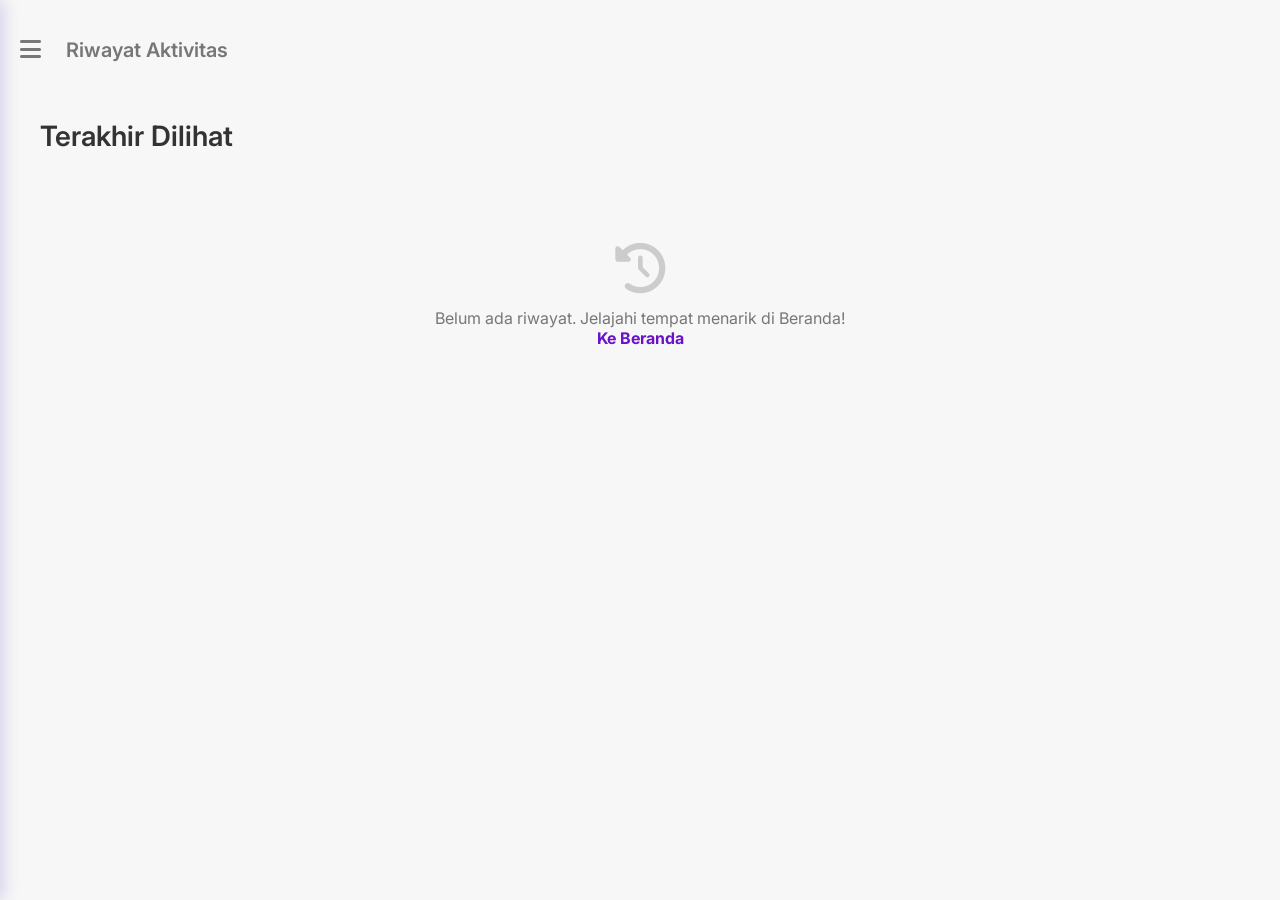
<file: riwayat.html>
<!DOCTYPE html>
<html lang="id">
<head>
    <meta charset="UTF-8">
    <meta name="viewport" content="width=device-width, initial-scale=1.0">
    <title>Riwayat Saya - Explore Jakarta</title>
    <link rel="stylesheet" href="https://cdnjs.cloudflare.com/ajax/libs/font-awesome/6.0.0-beta3/css/all.min.css">
    <link rel="stylesheet" href="beranda.css"> 
    
    <style>

        .history-header {
            display: flex;
            justify-content: space-between;
            align-items: center;
            margin-bottom: 20px;
            padding: 0 20px;
        }
        
        .clear-btn {
            background-color: #ff4757;
            color: white;
            border: none;
            padding: 8px 15px;
            border-radius: 5px;
            cursor: pointer;
            font-size: 14px;
        }
        
        .clear-btn:hover {
            background-color: #e84118;
        }

        .empty-state {
            text-align: center;
            margin-top: 50px;
            color: #777;
        }

        .empty-state i {
            font-size: 50px;
            margin-bottom: 15px;
            color: #ccc;
        }
    </style>
</head>
<body>

    <input type="checkbox" id="menu-toggle" hidden>
    <label for="menu-toggle" class="menu-backdrop"></label>

    <aside class="sidebar">
        <div class="sidebar-header">
            <h3>Explore Jakarta</h3>
        </div>
        <ul class="sidebar-menu">
            <li><a href="beranda.html"><i class="fas fa-home"></i> Beranda</a></li>
            <li><a href="#"><i class="fas fa-user-circle"></i> Akun</a></li>
            <li><a href="riwayat.html" class="active" style="background-color:#e9ecef; color:#6a11cb;"><i class="fas fa-history"></i> Riwayat Terakhir Dilihat</a></li>
            <li><a href="#"><i class="fas fa-map-marker-alt"></i> Jelajahi Peta</a></li>
            <li><a href="#"><i class="fas fa-cog"></i> Pengaturan</a></li>
        </ul>
    </aside>

    <div class="container">
        <header>
            <div class="header-left">
                <label for="menu-toggle" class="menu-icon"><i class="fas fa-bars"></i></label>
                <div class="user-info">
                    <span>Riwayat Aktivitas</span>
                </div>
            </div>
        </header>

        <section class="recommended">
            <div class="history-header">
                <h2>Terakhir Dilihat</h2>
                <button id="clearHistory" class="clear-btn"><i class="fas fa-trash"></i> Hapus Semua</button>
            </div>

            <div class="cards-container" id="history-container"></div>
        </section>
    </div>

    <script>
        document.addEventListener("DOMContentLoaded", function() {
            const container = document.getElementById('history-container');
            const clearBtn = document.getElementById('clearHistory');

           
            let history = JSON.parse(localStorage.getItem('viewHistory')) || [];

            
            function renderHistory() {
                container.innerHTML = ''; 

                if (history.length === 0) {
                    container.innerHTML = `
                        <div class="empty-state" style="width:100%;">
                            <i class="fas fa-history"></i>
                            <p>Belum ada riwayat. Jelajahi tempat menarik di Beranda!</p>
                            <a href="beranda.html" style="color:#6a11cb; text-decoration:none; font-weight:bold;">Ke Beranda</a>
                        </div>
                    `;
                    clearBtn.style.display = 'none'; 
                    return;
                }

                clearBtn.style.display = 'block';

                history.forEach(item => {
                    const cardHTML = `
                        <div class="card">
                            <img src="${item.image}" alt="${item.title}" onerror="this.src='https://via.placeholder.com/300'">
                            <h3>${item.title}</h3>
                            <p>${item.location}</p>
                            <p class="description" style="font-size:12px; color:#666; margin-top:5px;">${truncateText(item.description, 50)}</p>
                            
                            <div class="card-popup">
                                <h4>${item.title}</h4>
                                <p>${item.location}</p>
                                <a href="${item.url}" class="detail-button">Lihat Lagi ></a>
                            </div>
                        </div>
                    `;
                    container.innerHTML += cardHTML;
                });
            }

            function truncateText(text, limit) {
                if (!text) return "";
                return text.length > limit ? text.substring(0, limit) + "..." : text;
            }

            renderHistory();

           
            clearBtn.addEventListener('click', function() {
                if(confirm("Yakin ingin menghapus semua riwayat?")) {
                    localStorage.removeItem('viewHistory'); 
                    history = []; 
                    renderHistory(); 
                }
            });
        });
    </script>
</body>
</html>
</file>
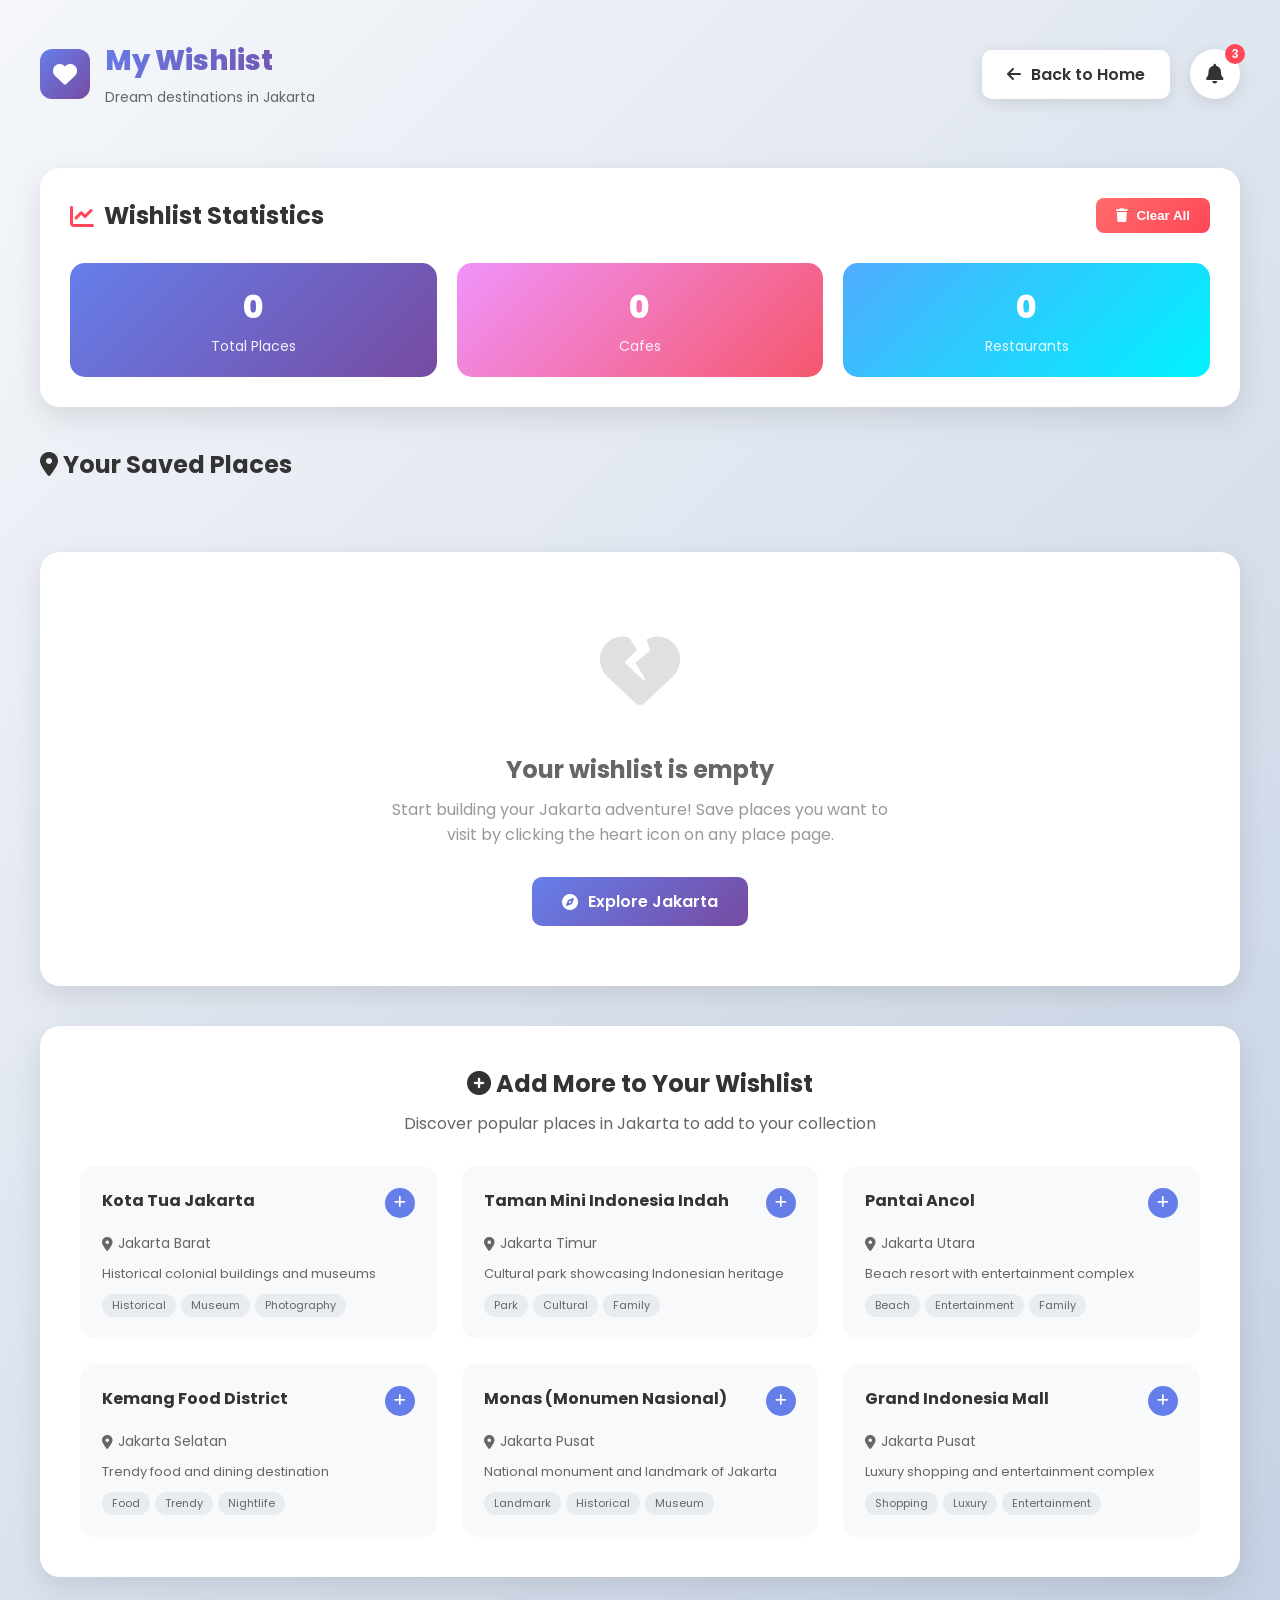
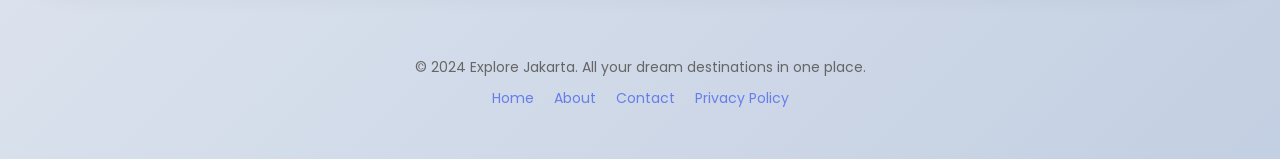
<file: wishlist.html>
<!DOCTYPE html>
<html lang="id">
<head>
    <meta charset="UTF-8">
    <meta name="viewport" content="width=device-width, initial-scale=1.0">
    <title>My Wishlist - Explore Jakarta</title>
    <link rel="stylesheet" href="https://cdnjs.cloudflare.com/ajax/libs/font-awesome/6.0.0-beta3/css/all.min.css">
    <link rel="preconnect" href="https://fonts.googleapis.com">
    <link rel="preconnect" href="https://fonts.gstatic.com" crossorigin>
    <link href="https://fonts.googleapis.com/css2?family=Poppins:wght@300;400;500;600;700;800;900&display=swap" rel="stylesheet">
    <style>
        * {
            margin: 0;
            padding: 0;
            box-sizing: border-box;
        }

        body {
            font-family: 'Poppins', sans-serif;
            background: linear-gradient(135deg, #f5f7fa 0%, #c3cfe2 100%);
            min-height: 100vh;
            padding: 20px;
        }

        .container {
            max-width: 1200px;
            margin: 0 auto;
        }

        /* Header Styles */
        .header {
            display: flex;
            justify-content: space-between;
            align-items: center;
            padding: 20px 0;
            margin-bottom: 40px;
        }

        .logo-area {
            display: flex;
            align-items: center;
            gap: 15px;
        }

        .logo-icon {
            width: 50px;
            height: 50px;
            background: linear-gradient(135deg, #667eea 0%, #764ba2 100%);
            border-radius: 12px;
            display: flex;
            align-items: center;
            justify-content: center;
            color: white;
            font-size: 24px;
        }

        .logo-text h1 {
            font-size: 28px;
            font-weight: 800;
            background: linear-gradient(135deg, #667eea 0%, #764ba2 100%);
            -webkit-background-clip: text;
            -webkit-text-fill-color: transparent;
            margin-bottom: 5px;
        }

        .logo-text p {
            color: #666;
            font-size: 14px;
        }

        .header-actions {
            display: flex;
            gap: 20px;
            align-items: center;
        }

        .back-btn {
            display: flex;
            align-items: center;
            gap: 10px;
            padding: 12px 25px;
            background: white;
            border: none;
            border-radius: 10px;
            color: #333;
            font-weight: 600;
            cursor: pointer;
            transition: all 0.3s ease;
            text-decoration: none;
            box-shadow: 0 4px 15px rgba(0,0,0,0.1);
        }

        .back-btn:hover {
            transform: translateY(-2px);
            box-shadow: 0 6px 20px rgba(0,0,0,0.15);
        }

        .notification-btn {
            position: relative;
            background: white;
            width: 50px;
            height: 50px;
            border-radius: 50%;
            border: none;
            display: flex;
            align-items: center;
            justify-content: center;
            cursor: pointer;
            font-size: 20px;
            color: #333;
            box-shadow: 0 4px 15px rgba(0,0,0,0.1);
            transition: all 0.3s ease;
        }

        .notification-btn:hover {
            transform: scale(1.1);
        }

        .notification-badge {
            position: absolute;
            top: -5px;
            right: -5px;
            background: #ff4757;
            color: white;
            font-size: 12px;
            width: 20px;
            height: 20px;
            border-radius: 50%;
            display: flex;
            align-items: center;
            justify-content: center;
            font-weight: bold;
        }

        /* Wishlist Stats */
        .wishlist-stats {
            background: white;
            border-radius: 20px;
            padding: 30px;
            margin-bottom: 40px;
            box-shadow: 0 10px 30px rgba(0,0,0,0.1);
        }

        .stats-header {
            display: flex;
            justify-content: space-between;
            align-items: center;
            margin-bottom: 30px;
        }

        .stats-title h2 {
            font-size: 24px;
            color: #333;
            display: flex;
            align-items: center;
            gap: 10px;
        }

        .stats-title h2 i {
            color: #ff4757;
        }

        .clear-all-btn {
            padding: 10px 20px;
            background: linear-gradient(135deg, #ff6b6b 0%, #ff4757 100%);
            color: white;
            border: none;
            border-radius: 8px;
            font-weight: 600;
            cursor: pointer;
            display: flex;
            align-items: center;
            gap: 8px;
            transition: all 0.3s ease;
        }

        .clear-all-btn:hover {
            transform: translateY(-2px);
            box-shadow: 0 6px 20px rgba(255, 71, 87, 0.3);
        }

        .stats-cards {
            display: grid;
            grid-template-columns: repeat(auto-fit, minmax(200px, 1fr));
            gap: 20px;
        }

        .stat-card {
            background: linear-gradient(135deg, #667eea 0%, #764ba2 100%);
            color: white;
            padding: 20px;
            border-radius: 15px;
            text-align: center;
        }

        .stat-card:nth-child(2) {
            background: linear-gradient(135deg, #f093fb 0%, #f5576c 100%);
        }

        .stat-card:nth-child(3) {
            background: linear-gradient(135deg, #4facfe 0%, #00f2fe 100%);
        }

        .stat-card .stat-number {
            font-size: 32px;
            font-weight: 800;
            margin-bottom: 5px;
        }

        .stat-card .stat-label {
            font-size: 14px;
            opacity: 0.9;
        }

        /* Wishlist Items Grid */
        .wishlist-section h2 {
            font-size: 24px;
            margin-bottom: 20px;
            color: #333;
        }

        .wishlist-grid {
            display: grid;
            grid-template-columns: repeat(auto-fill, minmax(350px, 1fr));
            gap: 30px;
            margin-bottom: 50px;
        }

        .wishlist-card {
            background: white;
            border-radius: 20px;
            overflow: hidden;
            box-shadow: 0 10px 30px rgba(0,0,0,0.1);
            transition: all 0.3s ease;
            position: relative;
        }

        .wishlist-card:hover {
            transform: translateY(-10px);
            box-shadow: 0 20px 40px rgba(0,0,0,0.15);
        }

        .wishlist-card .card-badge {
            position: absolute;
            top: 15px;
            left: 15px;
            background: linear-gradient(135deg, #ff6b6b 0%, #ff4757 100%);
            color: white;
            padding: 5px 15px;
            border-radius: 20px;
            font-size: 12px;
            font-weight: 600;
            z-index: 2;
        }

        .wishlist-card .remove-btn {
            position: absolute;
            top: 15px;
            right: 15px;
            background: rgba(255, 255, 255, 0.9);
            width: 40px;
            height: 40px;
            border-radius: 50%;
            border: none;
            display: flex;
            align-items: center;
            justify-content: center;
            cursor: pointer;
            font-size: 18px;
            color: #ff4757;
            transition: all 0.3s ease;
            z-index: 2;
        }

        .wishlist-card .remove-btn:hover {
            background: #ff4757;
            color: white;
            transform: scale(1.1);
        }

        .card-image {
            width: 100%;
            height: 200px;
            object-fit: cover;
        }

        .card-content {
            padding: 20px;
        }

        .card-header {
            display: flex;
            justify-content: space-between;
            align-items: flex-start;
            margin-bottom: 15px;
        }

        .card-title h3 {
            font-size: 18px;
            font-weight: 700;
            color: #333;
            margin-bottom: 5px;
        }

        .card-location {
            display: flex;
            align-items: center;
            gap: 5px;
            color: #666;
            font-size: 14px;
        }

        .card-location i {
            color: #667eea;
        }

        .card-date {
            color: #999;
            font-size: 12px;
            background: #f8f9fa;
            padding: 3px 10px;
            border-radius: 10px;
        }

        .card-description {
            color: #666;
            font-size: 14px;
            line-height: 1.6;
            margin-bottom: 20px;
            display: -webkit-box;
            -webkit-line-clamp: 3;
            -webkit-box-orient: vertical;
            overflow: hidden;
        }

        .card-tags {
            display: flex;
            flex-wrap: wrap;
            gap: 8px;
            margin-bottom: 20px;
        }

        .tag {
            background: #e9ecef;
            color: #666;
            padding: 5px 12px;
            border-radius: 15px;
            font-size: 12px;
            font-weight: 500;
        }

        .card-actions {
            display: flex;
            gap: 10px;
        }

        .visit-btn {
            flex: 1;
            padding: 10px;
            background: linear-gradient(135deg, #667eea 0%, #764ba2 100%);
            color: white;
            border: none;
            border-radius: 10px;
            font-weight: 600;
            cursor: pointer;
            display: flex;
            align-items: center;
            justify-content: center;
            gap: 8px;
            transition: all 0.3s ease;
        }

        .visit-btn:hover {
            transform: translateY(-2px);
            box-shadow: 0 6px 20px rgba(102, 126, 234, 0.3);
        }

        .share-btn {
            width: 40px;
            background: #f8f9fa;
            border: none;
            border-radius: 10px;
            display: flex;
            align-items: center;
            justify-content: center;
            cursor: pointer;
            color: #666;
            transition: all 0.3s ease;
        }

        .share-btn:hover {
            background: #e9ecef;
            color: #333;
        }

        /* Empty State */
        .empty-wishlist {
            text-align: center;
            padding: 60px 20px;
            background: white;
            border-radius: 20px;
            box-shadow: 0 10px 30px rgba(0,0,0,0.1);
            margin-bottom: 40px;
        }

        .empty-icon {
            font-size: 80px;
            color: #e0e0e0;
            margin-bottom: 20px;
        }

        .empty-title {
            font-size: 24px;
            color: #666;
            margin-bottom: 10px;
        }

        .empty-description {
            color: #999;
            margin-bottom: 30px;
            max-width: 500px;
            margin-left: auto;
            margin-right: auto;
        }

        .explore-btn {
            padding: 12px 30px;
            background: linear-gradient(135deg, #667eea 0%, #764ba2 100%);
            color: white;
            border: none;
            border-radius: 10px;
            font-weight: 600;
            cursor: pointer;
            display: inline-flex;
            align-items: center;
            gap: 10px;
            text-decoration: none;
            transition: all 0.3s ease;
        }

        .explore-btn:hover {
            transform: translateY(-2px);
            box-shadow: 0 6px 20px rgba(102, 126, 234, 0.3);
        }

        /* Add More Section */
        .add-more-section {
            background: white;
            border-radius: 20px;
            padding: 40px;
            box-shadow: 0 10px 30px rgba(0,0,0,0.1);
        }

        .add-more-title {
            text-align: center;
            margin-bottom: 30px;
        }

        .add-more-title h2 {
            font-size: 24px;
            color: #333;
            margin-bottom: 10px;
        }

        .add-more-title p {
            color: #666;
        }

        .suggestions-grid {
            display: grid;
            grid-template-columns: repeat(auto-fill, minmax(300px, 1fr));
            gap: 25px;
        }

        .suggestion-card {
            background: #f8f9fa;
            border-radius: 15px;
            padding: 20px;
            transition: all 0.3s ease;
            border: 2px solid transparent;
        }

        .suggestion-card:hover {
            background: white;
            border-color: #667eea;
            transform: translateY(-5px);
        }

        .suggestion-header {
            display: flex;
            justify-content: space-between;
            align-items: flex-start;
            margin-bottom: 15px;
        }

        .suggestion-header h4 {
            font-size: 16px;
            color: #333;
        }

        .suggestion-add-btn {
            background: #667eea;
            color: white;
            width: 30px;
            height: 30px;
            border-radius: 50%;
            border: none;
            display: flex;
            align-items: center;
            justify-content: center;
            cursor: pointer;
            transition: all 0.3s ease;
        }

        .suggestion-add-btn:hover {
            background: #764ba2;
            transform: scale(1.1);
        }

        .suggestion-location {
            color: #666;
            font-size: 14px;
            margin-bottom: 10px;
            display: flex;
            align-items: center;
            gap: 5px;
        }

        .suggestion-tags {
            display: flex;
            gap: 5px;
            flex-wrap: wrap;
        }

        .suggestion-tag {
            background: #e9ecef;
            color: #666;
            padding: 3px 10px;
            border-radius: 12px;
            font-size: 11px;
        }

        /* Footer */
        .footer {
            text-align: center;
            padding: 30px 0;
            color: #666;
            font-size: 14px;
            margin-top: 50px;
        }

        .footer-links {
            display: flex;
            justify-content: center;
            gap: 20px;
            margin-top: 10px;
        }

        .footer-links a {
            color: #667eea;
            text-decoration: none;
        }

        /* Notification */
        .notification-toast {
            position: fixed;
            bottom: 20px;
            right: 20px;
            background: white;
            padding: 15px 25px;
            border-radius: 10px;
            box-shadow: 0 10px 30px rgba(0,0,0,0.2);
            display: flex;
            align-items: center;
            gap: 15px;
            transform: translateY(100px);
            opacity: 0;
            transition: all 0.3s ease;
            z-index: 1000;
        }

        .notification-toast.show {
            transform: translateY(0);
            opacity: 1;
        }

        .notification-icon {
            width: 40px;
            height: 40px;
            border-radius: 50%;
            display: flex;
            align-items: center;
            justify-content: center;
            font-size: 18px;
        }

        .notification-icon.success {
            background: #d4edda;
            color: #155724;
        }

        .notification-icon.error {
            background: #f8d7da;
            color: #721c24;
        }

        .notification-content h4 {
            font-size: 14px;
            margin-bottom: 5px;
        }

        .notification-content p {
            font-size: 12px;
            color: #666;
        }

        /* Responsive */
        @media (max-width: 768px) {
            .header {
                flex-direction: column;
                gap: 20px;
                text-align: center;
            }
            
            .header-actions {
                width: 100%;
                justify-content: center;
            }
            
            .wishlist-grid {
                grid-template-columns: 1fr;
            }
            
            .suggestions-grid {
                grid-template-columns: 1fr;
            }
            
            .stats-cards {
                grid-template-columns: 1fr;
            }
        }

        /* Animations */
        @keyframes fadeIn {
            from {
                opacity: 0;
                transform: translateY(20px);
            }
            to {
                opacity: 1;
                transform: translateY(0);
            }
        }

        .wishlist-card {
            animation: fadeIn 0.5s ease forwards;
        }

        .wishlist-card:nth-child(2) { animation-delay: 0.1s; }
        .wishlist-card:nth-child(3) { animation-delay: 0.2s; }
        .wishlist-card:nth-child(4) { animation-delay: 0.3s; }
        .wishlist-card:nth-child(5) { animation-delay: 0.4s; }
    </style>
</head>
<body>
    <div class="container">
        <!-- Header -->
        <header class="header">
            <div class="logo-area">
                <div class="logo-icon">
                    <i class="fas fa-heart"></i>
                </div>
                <div class="logo-text">
                    <h1>My Wishlist</h1>
                    <p>Dream destinations in Jakarta</p>
                </div>
            </div>
            <div class="header-actions">
                <a href="beranda.html" class="back-btn">
                    <i class="fas fa-arrow-left"></i>
                    Back to Home
                </a>
                <button class="notification-btn">
                    <i class="fas fa-bell"></i>
                    <span class="notification-badge">3</span>
                </button>
            </div>
        </header>

        <!-- Wishlist Stats -->
        <section class="wishlist-stats">
            <div class="stats-header">
                <div class="stats-title">
                    <h2><i class="fas fa-chart-line"></i> Wishlist Statistics</h2>
                </div>
                <button class="clear-all-btn" id="clearAllBtn">
                    <i class="fas fa-trash"></i>
                    Clear All
                </button>
            </div>
            <div class="stats-cards">
                <div class="stat-card">
                    <div class="stat-number" id="totalItems">0</div>
                    <div class="stat-label">Total Places</div>
                </div>
                <div class="stat-card">
                    <div class="stat-number" id="cafeCount">0</div>
                    <div class="stat-label">Cafes</div>
                </div>
                <div class="stat-card">
                    <div class="stat-number" id="restaurantCount">0</div>
                    <div class="stat-label">Restaurants</div>
                </div>
            </div>
        </section>

        <!-- Wishlist Items -->
        <section class="wishlist-section">
            <h2><i class="fas fa-map-marker-alt"></i> Your Saved Places</h2>
            
            <div id="wishlistItems" class="wishlist-grid">
                <!-- Wishlist items will be dynamically loaded here -->
            </div>

            <!-- Empty State -->
            <div id="emptyState" class="empty-wishlist" style="display: none;">
                <div class="empty-icon">
                    <i class="fas fa-heart-broken"></i>
                </div>
                <h3 class="empty-title">Your wishlist is empty</h3>
                <p class="empty-description">
                    Start building your Jakarta adventure! Save places you want to visit 
                    by clicking the heart icon on any place page.
                </p>
                <a href="beranda.html" class="explore-btn">
                    <i class="fas fa-compass"></i>
                    Explore Jakarta
                </a>
            </div>
        </section>

        <!-- Add More Suggestions -->
        <section class="add-more-section">
            <div class="add-more-title">
                <h2><i class="fas fa-plus-circle"></i> Add More to Your Wishlist</h2>
                <p>Discover popular places in Jakarta to add to your collection</p>
            </div>
            
            <div class="suggestions-grid" id="suggestionsContainer">
                <!-- Suggestions will be dynamically loaded here -->
            </div>
        </section>

        <!-- Footer -->
        <footer class="footer">
            <p>© 2024 Explore Jakarta. All your dream destinations in one place.</p>
            <div class="footer-links">
                <a href="beranda.html">Home</a>
                <a href="#">About</a>
                <a href="#">Contact</a>
                <a href="#">Privacy Policy</a>
            </div>
        </footer>

        <!-- Notification Toast -->
        <div id="notificationToast" class="notification-toast">
            <div class="notification-icon success">
                <i class="fas fa-check"></i>
            </div>
            <div class="notification-content">
                <h4 id="notificationTitle">Success!</h4>
                <p id="notificationMessage">Place added to wishlist</p>
            </div>
        </div>
    </div>

    <script>
        // Wishlist Data Storage Key
        const WISHLIST_KEY = 'exploreJakartaWishlist';
        
        // Sample suggestions data
        const suggestions = [
            {
                id: 'suggestion-1',
                title: 'Kota Tua Jakarta',
                location: 'Jakarta Barat',
                description: 'Historical colonial buildings and museums',
                image: 'https://images.unsplash.com/photo-1626887220977-8c3d57582d5a?ixlib=rb-1.2.1&auto=format&fit=crop&w=800&q=80',
                tags: ['Historical', 'Museum', 'Photography']
            },
            {
                id: 'suggestion-2',
                title: 'Taman Mini Indonesia Indah',
                location: 'Jakarta Timur',
                description: 'Cultural park showcasing Indonesian heritage',
                image: 'https://images.unsplash.com/photo-1593806896847-2f2ef2c63c5d?ixlib=rb-1.2.1&auto=format&fit=crop&w=800&q=80',
                tags: ['Park', 'Cultural', 'Family']
            },
            {
                id: 'suggestion-3',
                title: 'Pantai Ancol',
                location: 'Jakarta Utara',
                description: 'Beach resort with entertainment complex',
                image: 'https://images.unsplash.com/photo-1536152471326-642d7bbcb36b?ixlib=rb-1.2.1&auto=format&fit=crop&w=800&q=80',
                tags: ['Beach', 'Entertainment', 'Family']
            },
            {
                id: 'suggestion-4',
                title: 'Kemang Food District',
                location: 'Jakarta Selatan',
                description: 'Trendy food and dining destination',
                image: 'https://images.unsplash.com/photo-1514933651103-005eec06c04b?ixlib=rb-1.2.1&auto=format&fit=crop&w=800&q=80',
                tags: ['Food', 'Trendy', 'Nightlife']
            },
            {
                id: 'suggestion-5',
                title: 'Monas (Monumen Nasional)',
                location: 'Jakarta Pusat',
                description: 'National monument and landmark of Jakarta',
                image: 'https://images.unsplash.com/photo-1551698618-1dfe5d97d256?ixlib=rb-1.2.1&auto=format&fit=crop&w=800&q=80',
                tags: ['Landmark', 'Historical', 'Museum']
            },
            {
                id: 'suggestion-6',
                title: 'Grand Indonesia Mall',
                location: 'Jakarta Pusat',
                description: 'Luxury shopping and entertainment complex',
                image: 'https://images.unsplash.com/photo-1556740732-9c9c3b5a9c5e?ixlib=rb-1.2.1&auto=format&fit=crop&w=800&q=80',
                tags: ['Shopping', 'Luxury', 'Entertainment']
            }
        ];

        // Initialize the wishlist page
        document.addEventListener('DOMContentLoaded', function() {
            loadWishlist();
            loadSuggestions();
            setupEventListeners();
            updateStatistics();
        });

        // Load wishlist from localStorage
        function loadWishlist() {
            const wishlist = getWishlist();
            const container = document.getElementById('wishlistItems');
            const emptyState = document.getElementById('emptyState');

            if (wishlist.length === 0) {
                container.innerHTML = '';
                emptyState.style.display = 'block';
                return;
            }

            emptyState.style.display = 'none';
            container.innerHTML = '';

            // Sort by added date (newest first)
            wishlist.sort((a, b) => new Date(b.addedDate) - new Date(a.addedDate));

            wishlist.forEach((item, index) => {
                const card = createWishlistCard(item, index + 1);
                container.appendChild(card);
            });
        }

        // Create a wishlist card element
        function createWishlistCard(item, index) {
            const card = document.createElement('div');
            card.className = 'wishlist-card';
            
            // Format date
            const addedDate = new Date(item.addedDate);
            const formattedDate = addedDate.toLocaleDateString('id-ID', {
                day: 'numeric',
                month: 'short',
                year: 'numeric'
            });

            card.innerHTML = `
                <span class="card-badge">#${index}</span>
                <button class="remove-btn" onclick="removeFromWishlist('${item.id}')">
                    <i class="fas fa-times"></i>
                </button>
                <img src="${item.image || 'https://images.unsplash.com/photo-1512917774080-9991f1c4c750?ixlib=rb-1.2.1&auto=format&fit=crop&w=800&q=80'}" 
                     alt="${item.title}" 
                     class="card-image"
                     onerror="this.src='https://images.unsplash.com/photo-1512917774080-9991f1c4c750?ixlib=rb-1.2.1&auto=format&fit=crop&w=800&q=80'">
                <div class="card-content">
                    <div class="card-header">
                        <div class="card-title">
                            <h3>${item.title}</h3>
                            <div class="card-location">
                                <i class="fas fa-map-marker-alt"></i>
                                <span>${item.location || 'Jakarta'}</span>
                            </div>
                        </div>
                        <span class="card-date">${formattedDate}</span>
                    </div>
                    <p class="card-description">${item.description || 'No description available.'}</p>
                    <div class="card-tags">
                        <span class="tag">${item.category || 'General'}</span>
                        <span class="tag">${item.type || 'Place'}</span>
                    </div>
                    <div class="card-actions">
                        <button class="visit-btn" onclick="visitPlace('${item.id}')">
                            <i class="fas fa-directions"></i>
                            Visit Place
                        </button>
                        <button class="share-btn" onclick="sharePlace('${item.id}')">
                            <i class="fas fa-share-alt"></i>
                        </button>
                    </div>
                </div>
            `;

            return card;
        }

        // Load suggestions
        function loadSuggestions() {
            const container = document.getElementById('suggestionsContainer');
            container.innerHTML = '';

            suggestions.forEach(item => {
                const suggestionCard = document.createElement('div');
                suggestionCard.className = 'suggestion-card';
                
                suggestionCard.innerHTML = `
                    <div class="suggestion-header">
                        <h4>${item.title}</h4>
                        <button class="suggestion-add-btn" onclick="addSuggestionToWishlist('${item.id}')">
                            <i class="fas fa-plus"></i>
                        </button>
                    </div>
                    <div class="suggestion-location">
                        <i class="fas fa-map-marker-alt"></i>
                        <span>${item.location}</span>
                    </div>
                    <p style="font-size: 13px; color: #666; margin-bottom: 10px;">${item.description}</p>
                    <div class="suggestion-tags">
                        ${item.tags.map(tag => `<span class="suggestion-tag">${tag}</span>`).join('')}
                    </div>
                `;

                container.appendChild(suggestionCard);
            });
        }

        // Setup event listeners
        function setupEventListeners() {
            // Clear all button
            document.getElementById('clearAllBtn').addEventListener('click', clearAllWishlist);

            // Notification button
            document.querySelector('.notification-btn').addEventListener('click', function() {
                showNotification('Notifications', 'You have 3 unread notifications', 'info');
            });
        }

        // Get wishlist from localStorage
        function getWishlist() {
            const wishlist = localStorage.getItem(WISHLIST_KEY);
            return wishlist ? JSON.parse(wishlist) : [];
        }

        // Save wishlist to localStorage
        function saveWishlist(wishlist) {
            localStorage.setItem(WISHLIST_KEY, JSON.stringify(wishlist));
        }

        // Remove item from wishlist
        function removeFromWishlist(itemId) {
            let wishlist = getWishlist();
            const removedItem = wishlist.find(item => item.id === itemId);
            
            wishlist = wishlist.filter(item => item.id !== itemId);
            saveWishlist(wishlist);
            
            loadWishlist();
            updateStatistics();
            
            showNotification('Removed', `${removedItem?.title || 'Item'} removed from wishlist`, 'error');
        }

        // Add suggestion to wishlist
        function addSuggestionToWishlist(suggestionId) {
            const suggestion = suggestions.find(s => s.id === suggestionId);
            if (!suggestion) return;

            const wishlist = getWishlist();
            
            // Check if already in wishlist
            if (wishlist.some(item => item.id === suggestionId)) {
                showNotification('Already Added', 'This place is already in your wishlist', 'info');
                return;
            }

            // Add to wishlist
            const newItem = {
                id: suggestion.id,
                title: suggestion.title,
                location: suggestion.location,
                description: suggestion.description,
                image: suggestion.image,
                category: suggestion.tags[0] || 'General',
                type: 'Suggestion',
                addedDate: new Date().toISOString()
            };

            wishlist.push(newItem);
            saveWishlist(wishlist);
            
            loadWishlist();
            updateStatistics();
            
            showNotification('Added to Wishlist', `${suggestion.title} has been added`, 'success');
        }

        // Clear all wishlist items
        function clearAllWishlist() {
            if (confirm('Are you sure you want to clear all items from your wishlist? This action cannot be undone.')) {
                saveWishlist([]);
                loadWishlist();
                updateStatistics();
                
                showNotification('Wishlist Cleared', 'All items have been removed', 'error');
            }
        }

        // Visit place (simulate navigation)
        function visitPlace(itemId) {
            const wishlist = getWishlist();
            const place = wishlist.find(item => item.id === itemId);
            
            if (place) {
                // In a real app, this would navigate to the place detail page
                // For now, show a message
                showNotification('Navigate', `Redirecting to ${place.title}...`, 'info');
                
                // Simulate navigation after 1 second
                setTimeout(() => {
                    alert(`In a real application, you would be redirected to the detail page of ${place.title}`);
                }, 1000);
            }
        }

        // Share place
        function sharePlace(itemId) {
            const wishlist = getWishlist();
            const place = wishlist.find(item => item.id === itemId);
            
            if (place && navigator.share) {
                navigator.share({
                    title: place.title,
                    text: `Check out ${place.title} in Jakarta!`,
                    url: window.location.href
                });
            } else {
                // Fallback for browsers that don't support Web Share API
                const shareUrl = `${window.location.origin}/place/${itemId}`;
                navigator.clipboard.writeText(shareUrl);
                showNotification('Link Copied', 'Place link copied to clipboard', 'success');
            }
        }

        // Update statistics
        function updateStatistics() {
            const wishlist = getWishlist();
            
            // Update total items
            document.getElementById('totalItems').textContent = wishlist.length;
            
            // Count cafes and restaurants
            const cafeCount = wishlist.filter(item => 
                item.category?.toLowerCase().includes('cafe') || 
                item.type?.toLowerCase().includes('cafe') ||
                item.title?.toLowerCase().includes('cafe')
            ).length;
            
            const restaurantCount = wishlist.filter(item => 
                item.category?.toLowerCase().includes('restaurant') || 
                item.type?.toLowerCase().includes('restaurant') ||
                item.title?.toLowerCase().includes('restaurant') ||
                item.description?.toLowerCase().includes('restaurant')
            ).length;
            
            document.getElementById('cafeCount').textContent = cafeCount;
            document.getElementById('restaurantCount').textContent = restaurantCount;
        }

        // Show notification toast
        function showNotification(title, message, type = 'success') {
            const toast = document.getElementById('notificationToast');
            const titleEl = document.getElementById('notificationTitle');
            const messageEl = document.getElementById('notificationMessage');
            const iconEl = toast.querySelector('.notification-icon');
            
            // Update content
            titleEl.textContent = title;
            messageEl.textContent = message;
            
            // Update icon and color based on type
            iconEl.className = 'notification-icon ' + type;
            iconEl.innerHTML = type === 'success' ? '<i class="fas fa-check"></i>' : 
                              type === 'error' ? '<i class="fas fa-times"></i>' : 
                              '<i class="fas fa-info"></i>';
            
            // Show toast
            toast.classList.add('show');
            
            // Hide after 3 seconds
            setTimeout(() => {
                toast.classList.remove('show');
            }, 3000);
        }

        // Expose functions to global scope for inline onclick handlers
        window.removeFromWishlist = removeFromWishlist;
        window.addSuggestionToWishlist = addSuggestionToWishlist;
        window.visitPlace = visitPlace;
        window.sharePlace = sharePlace;
    </script>
</body>
</html>
</file>
<file: beranda.css>
@import url('https://fonts.googleapis.com/css2?family=Inter:wght@300;400;500;600;700;800&display=swap');


        :root {
            --primary-color: #007bff; 
            --primary-text-color: #333;
            --secondary-text-color: #777;
            --background-color: #f7f7f7;
            --card-background: #fff;
            --shadow-color: rgba(0, 0, 0, 0.08);
            --sidebar-width: 280px;
        }


        * {
            margin: 0;
            padding: 0;
            box-sizing: border-box;
        }


        body {
            font-family: 'Inter', sans-serif; 
            background-color: var(--background-color);
            color: var(--primary-text-color);
            padding: 20px 0;
            overflow-x: hidden;
        }


        .container {
            max-width: 1300px;
            margin: 0 auto;
            padding: 0 40px;
        }


        #menu-toggle {
            display: none;
        }

        .menu-icon {
            font-size: 24px;
            margin-right: 25px;
            color: var(--secondary-text-color);
            cursor: pointer;
            z-index: 1001;
        }

        .menu-backdrop {
            position: fixed;
            top: 0;
            left: 0;
            width: 100%;
            height: 100%;
            background-color: rgba(0, 0, 0, 0.5);
            z-index: 999;
            opacity: 0;
            visibility: hidden;
            transition: opacity 0.3s;
            cursor: pointer;
        }

        .sidebar {
            position: fixed;
            top: 0;
            left: calc(-1 * var(--sidebar-width)); 
            width: var(--sidebar-width);
            height: 100%;
            background-color: var(--card-background);
            box-shadow: 4px 0 15px rgba(31, 4, 188, 0.15);
            z-index: 1000;
            transition: left 0.3s ease-in-out;
            padding: 20px;
            overflow-y: auto;
        }


      .sidebar-header {
    height: 70px;   
    display: flex;
    align-items: center; 
    padding: 0 20px;   
    border-bottom: 1px solid #eee;
    box-sizing: border-box;
}

.sidebar-header h3 {
    margin: 20px !important; 
    font-size: 20px;
    font-weight: bold;
    color: #333;
    line-height: 1;
}
    
        .sidebar-menu {
            list-style: none;
        }


        .sidebar-menu li {
            margin-bottom: 5px;
        }


        .sidebar-menu a {
            display: flex;
            align-items: center;
            padding: 12px 10px;
            text-decoration: none;
            color: var(--primary-text-color);
            font-weight: 500;
            border-radius: 8px;
            transition: background-color 0.2s, color 0.2s;
        }


        .sidebar-menu a:hover {
            background-color: #e9ecef;
            color: var(--primary-color);
        }


        .sidebar-menu i {
            margin-right: 15px;
            font-size: 18px;
            width: 20px;
            text-align: center;
        }


        #menu-toggle:checked ~ .sidebar {
            left: 0; 
        }


        #menu-toggle:checked ~ .menu-backdrop {
            opacity: 1; 
            visibility: visible;
        }


        header {
            display: flex;
            justify-content: space-between;
            align-items: center;
            padding: 15px 0;
            margin-bottom: 40px;
        }


        .header-left {
            display: flex;
            align-items: center;
        }


        .user-info {
            display: flex;
            flex-direction: column;
            line-height: 1.2;
        }


        .user-info span:first-child {
            font-size: 14px;
            color: var(--secondary-text-color);
        }


        .user-info span:last-child {
            font-size: 20px;
            font-weight: 600;
        }


        .header-right {
            display: flex;
            align-items: center;
        }


        .search-bar {
            display: flex;
            align-items: center;
            background-color: var(--card-background);
            border-radius: 40px;
            padding: 12px 25px;
            box-shadow: 0 4px 12px var(--shadow-color);
            margin-right: 15px;
            width: 400px;
        }

        .discussion-link {
            display: flex; 
            align-items: center; 
            text-decoration: none;
            color: var(--primary-color);
            background-color: var(--card-background);
            padding: 12px 20px;
            border-radius: 40px;
            box-shadow: 0 4px 12px var(--shadow-color);
            font-weight: 600;
            font-size: 16px;
            transition: all 0.2s ease;
        }

        .discussion-link i {
            margin-right: 8px;
            font-size: 18px;
        }

        .discussion-link:hover {
            background-color: var(--primary-color);
            color: white;
            box-shadow: 0 6px 15px rgba(0, 123, 255, 0.3);
            transform: translateY(-1px);
        }


        .search-bar .fa-search {
            color: var(--secondary-text-color);
            margin-right: 15px;
        }


        .search-bar input {
            border: none;
            outline: none;
            background: transparent;
            font-size: 16px;
            width: 100%;
        }


        .notification-icon .fa-bell {
            font-size: 20px;
            color: var(--secondary-text-color);
            background-color: var(--card-background);
            padding: 12px 14px;
            border-radius: 50%;
            box-shadow: 0 4px 12px var(--shadow-color);
            cursor: pointer;
        }


       
        section {
            margin-bottom: 40px;
        }


        h2 {
            font-size: 28px;
            font-weight: 600;
            margin-bottom: 20px;
            color: var(--primary-text-color);
        }


        .card img {
            width: 100%;
            height: 200px;
            object-fit: cover;
            border-radius: 8px;
            margin-bottom: 10px;
            background-color: #eee;
        }


        .cafe .card img {
            height: 190px;
        }


        .cards-container {
            display: flex;
            overflow-x: auto;
            gap: 13px;
            padding-bottom: 10px;
            -ms-overflow-style: none;
            scrollbar-width: none;
        }


        .cards-container::-webkit-scrollbar {
            display: none;
        }


        .card {
            position: relative;
            width: 320px;
            margin-bottom: 50px;
            background-color: var(--card-background);
            border-radius: 12px;
            box-shadow: 0 4px 12px var(--shadow-color);
            padding: 15px;
            transition: transform 0.2s ease-in-out;
            cursor: default;
            flex-shrink: 0;
            z-index: 1;
        }


        .cafe .card {
            width: 220px;
            margin-bottom: 50px;
        }


        .card:hover {
            transform: translateY(-5px);
            z-index: 2;
        }


        .card-popup {
            position: absolute;
            top: 50px;
            right: 100%;
            transform: translateX(-10px) translateY(10px);
           
            z-index: 30;
            width: 350px;
            max-height: 250px;
            overflow-y: auto;


            background-color: var(--card-background);
            padding: 20px 25px;
            border-radius: 12px;
            box-shadow: 0 12px 40px rgba(82, 117, 152, 0.619);
           
            opacity: 0;
            visibility: hidden;
            transition: opacity 0.3s ease, transform 0.3s ease, visibility 0.3s;
            pointer-events: auto;
        }


        @media (max-width: 1300px) {
            .container {
                padding: 0 20px;
            }
            .card-popup {
                left: 50%;
                transform: translateX(-50%) translateY(10px);
            }
            .card:hover .card-popup {
                transform: translateX(-50%) translateY(0);
            }
        }




        .card-popup h4 {
            font-size: 20px;
            font-weight: 600;
            margin-bottom: 8px;
            color: var(--primary-text-color);
        }


        .card-popup p {
            font-size: 14px;
            color: var(--secondary-text-color);
            margin-bottom: 5px;
        }


        .card-popup .popup-description {
            margin-top: 10px;
            font-size: 15px;
            line-height: 1.5;
            color: var(--primary-text-color);
        }


        .card:hover .card-popup {
            opacity: 1;
            visibility: visible;
            transform: translateX(0) translateY(0);
        }


        .card .description,
        .card p:not(:first-of-type) {
            display: none;
        }


        .detail-button {
            display: inline-block;
            padding: 10px 20px;
            margin-top: 15px;
           
            background-color: var(--primary-color);
            color: white;
            text-decoration: none;
            border-radius: 8px;
            border: 2px solid var(--primary-color);
           
            font-size: 15px;
            font-weight: 600;
            cursor: pointer;
            transition: background-color 0.3s ease, transform 0.1s ease;
           
            z-index: 15;
        }


        .detail-button:hover {
            background-color: #0056b3;
            border-color: #0056b3;
            transform: translateY(-1px);
        }


        .detail-button:active {
            background-color: #004085;
            transform: translateY(1px);
        }

        .no-results {
    text-align: center;
    width: 100%;
    padding: 20px;
    color: #666;
    font-style: italic;
    display: none; 
}

.city-chips-container {
    display: flex;
    gap: 12px;
    margin: 10px 0 25px 0;
    padding: 10px 5px;
    overflow-x: auto;
    white-space: nowrap;
    -webkit-overflow-scrolling: touch; /* Scroll halus di iPhone */
    scrollbar-width: none; /* Sembunyikan scrollbar di Firefox */
}

.city-chips-container::-webkit-scrollbar {
    display: none; /* Sembunyikan scrollbar di Chrome/Safari */
}

.city-chip {
    text-decoration: none;
    background: #ffffff;
    color: #555;
    padding: 10px 20px;
    border-radius: 50px; /* Membuat bentuk kapsul sempurna */
    font-size: 14px;
    font-weight: 600;
    transition: all 0.3s cubic-bezier(0.4, 0, 0.2, 1);
    flex-shrink: 0;
    border: none;
    box-shadow: 0 4px 10px rgba(0, 0, 0, 0.05); /* Bayangan sangat halus */
}

.city-chip:hover, .city-chip.active {
    background: linear-gradient(135deg, #007bff, #0056b3);
    color: white;
    box-shadow: 0 6px 15px rgba(0, 123, 255, 0.3);
    transform: translateY(-2px);
}
   /* --- RESPONSIVE MOBILE VIEW --- */
/* ================ MOBILE STYLES (≤ 768px) ================ */
/* Semua kode ini hanya berlaku untuk layar ≤ 768px */

/* Reset dan base untuk mobile */
/* ================ FIX HEADER MOBILE ================ */
@media (max-width: 768px) {
    /* FIX: Header menjadi 3 baris terpisah */
    header {
        display: flex !important;
        flex-direction: column !important;
        align-items: stretch !important;
        gap: 12px !important;
        padding: 10px 0 !important;
        margin-bottom: 15px !important;
        width: 100% !important;
    }
    
    /* FIX: Baris 1 - Menu dan User info */
    .header-left {
        display: flex !important;
        justify-content: space-between !important;
        align-items: center !important;
        width: 100% !important;
        padding: 0 5px !important;
        order: 1 !important;
    }
    
    .menu-icon {
        font-size: 22px !important;
        color: #2E7D32 !important;
        padding: 8px !important;
        flex-shrink: 0 !important;
    }
    
    .user-info {
        display: flex !important;
        flex-direction: column !important;
        align-items: flex-end !important;
        text-align: right !important;
        flex-grow: 1 !important;
        padding-right: 10px !important;
    }
    
    .user-info span:first-child {
        font-size: 13px !important;
        color: #666 !important;
        margin-bottom: 2px !important;
        display: block !important;
    }
    
    .user-info span:last-child {
        font-size: 17px !important;
        font-weight: bold !important;
        color: #1B5E20 !important;
        display: block !important;
    }
    
    /* FIX: Baris 2 - Explore List */
    .discussion-link {
        background: #2E7D32 !important;
        color: white !important;
        padding: 10px 18px !important;
        border-radius: 20px !important;
        text-decoration: none !important;
        display: flex !important;
        align-items: center !important;
        justify-content: center !important;
        gap: 8px !important;
        font-size: 14px !important;
        font-weight: 500 !important;
        width: fit-content !important;
        margin: 0 auto !important;
        order: 2 !important;
        white-space: nowrap !important;
    }
    
    /* FIX: Baris 3 - Search Bar */
    .header-right {
        width: 100% !important;
        padding: 0 5px !important;
        order: 3 !important;
    }
    
    .search-bar {
        width: 100% !important;
    }
    
    .search-bar input {
        width: 100% !important;
        padding: 14px 14px 14px 45px !important;
        font-size: 15px !important;
        border: 1px solid #ddd !important;
        border-radius: 25px !important;
    }

     .cards-container {
        display: grid !important;
        grid-template-columns: 1fr !important;
        gap: 18px !important;
        padding: 0 5px !important;
    }
    
    .card {
        width: 100% !important;
        margin: 0 !important;
        border-radius: 15px !important;
        overflow: hidden !important;
        box-shadow: 0 4px 12px rgba(0,0,0,0.08) !important;
    }
    
    .card img {
        height: 170px !important;
        width: 100% !important;
        object-fit: cover !important;
        display: block !important;
    }
    
    .card h3 {
        font-size: 17px !important;
        padding: 15px 15px 5px !important;
        color: #1B5E20 !important;
        font-weight: 600 !important;
        line-height: 1.3 !important;
        margin: 0 !important;
    }
    
    .card p:not(.description) {
        font-size: 14px !important;
        padding: 0 15px 10px !important;
        color: #666 !important;
        margin: 0 !important;
    }
    
    .card .description {
        display: none !important;
    }
    
    /* Hide popup on mobile */
    .card-popup {
        display: none !important;
    }
}

/* ================ FIX CARDS MOBILE ================ */
</file>
